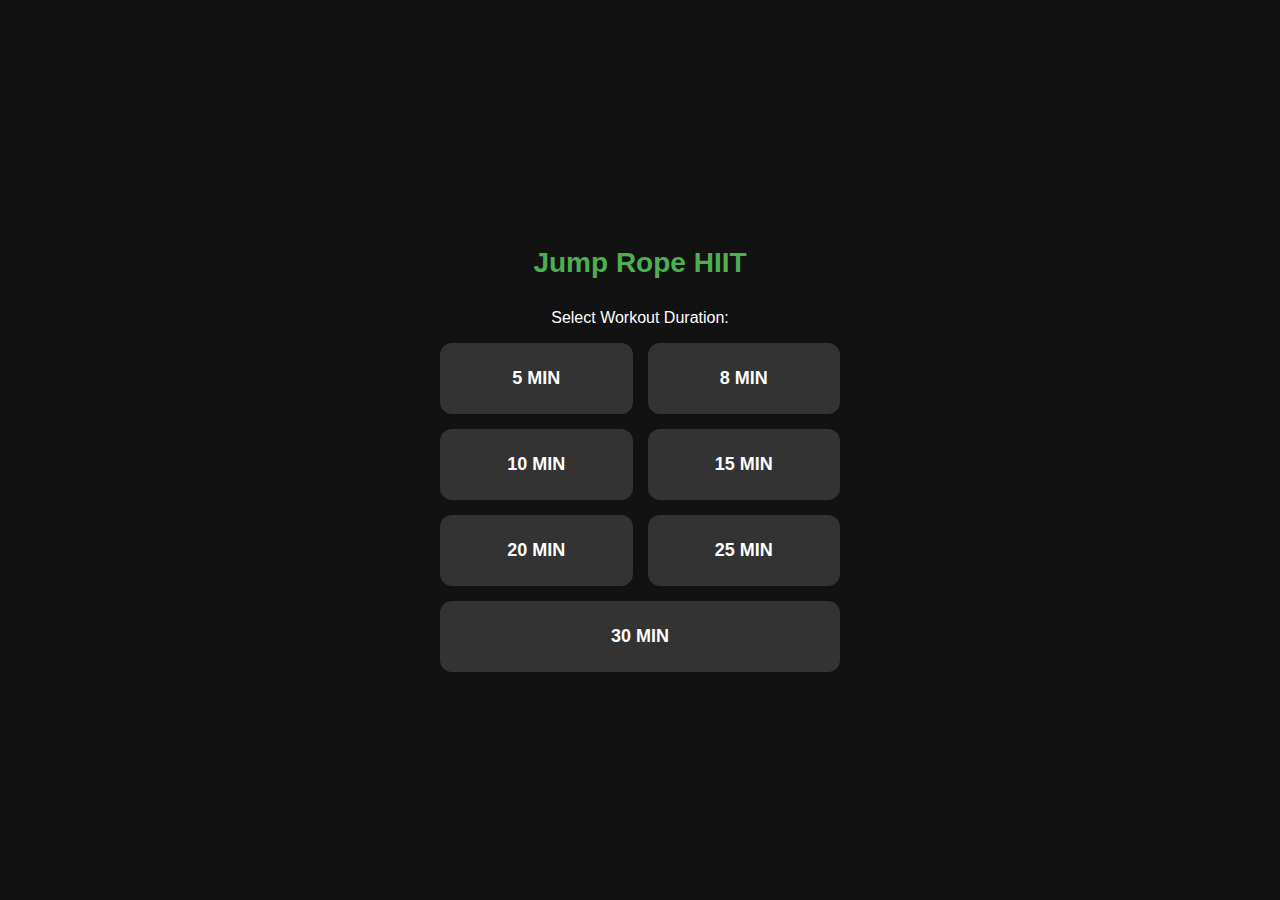
<file: index.html>
<!DOCTYPE html>
<html lang="en">
<head>
    <meta charset="UTF-8">
    <meta name="viewport" content="width=device-width, initial-scale=1.0">
    <title>Jump Rope Timer</title>
    <style>
        :root { --bg: #121212; --green: #4CAF50; --orange: #FF9800; --red: #f44336; --blue: #2196F3; }
        body { font-family: 'Segoe UI', sans-serif; background: var(--bg); color: white; margin: 0; display: flex; align-items: center; justify-content: center; height: 100vh; text-align: center; }
        .container { width: 90%; max-width: 400px; }
        
        h1 { font-size: 28px; margin-bottom: 30px; color: var(--green); }
        #timer { font-size: 100px; font-weight: bold; line-height: 1; margin: 10px 0; font-variant-numeric: tabular-nums; }
        #calories { font-size: 20px; color: #888; margin-bottom: 30px; }
        #status { font-size: 24px; font-weight: bold; letter-spacing: 2px; height: 40px; text-transform: uppercase; }

        .menu-grid { display: grid; grid-template-columns: 1fr 1fr; gap: 15px; }
        button { border: none; padding: 20px; font-size: 18px; font-weight: bold; border-radius: 12px; cursor: pointer; transition: 0.2s; }
        button:active { transform: scale(0.95); }
        
        .btn-start { background: var(--green); color: white; width: 100%; font-size: 24px; border-radius: 50px; }
        .btn-pause { background: var(--orange); color: white; width: 100%; }
        .btn-resume { background: var(--blue); color: white; flex: 1; }
        .btn-cancel { background: var(--red); color: white; flex: 1; }
        .btn-choice { background: #333; color: white; padding: 25px 10px; }
        
        .hidden { display: none; }
        .flex-row { display: flex; gap: 10px; width: 100%; }
    </style>
</head>
<body>

    <div class="container">
        <div id="screen-menu">
            <h1>Jump Rope HIIT</h1>
            <p>Select Workout Duration:</p>
            <div class="menu-grid">
                <button class="btn-choice" onclick="initTimer(5)">5 MIN</button>
                <button class="btn-choice" onclick="initTimer(8)">8 MIN</button>
                <button class="btn-choice" onclick="initTimer(10)">10 MIN</button>
                <button class="btn-choice" onclick="initTimer(15)">15 MIN</button>
                <button class="btn-choice" onclick="initTimer(20)">20 MIN</button>
                <button class="btn-choice" onclick="initTimer(25)">25 MIN</button>
                <button class="btn-choice" onclick="initTimer(30)" style="grid-column: span 2;">30 MIN</button>
            </div>
        </div>

        <div id="screen-timer" class="hidden">
            <div id="status">READY?</div>
            <div id="timer">300</div>
            <div id="calories">Calories: <span id="cal-count">0.0</span> kcal</div>

            <div id="ui-idle">
                <button class="btn-start" onclick="startTimer()">START</button>
            </div>

            <div id="ui-running" class="hidden">
                <button class="btn-pause" onclick="pauseTimer()">PAUSE</button>
            </div>

            <div id="ui-paused" class="hidden">
                <div class="flex-row">
                    <button class="btn-resume" onclick="startTimer()">RESUME</button>
                    <button class="btn-cancel" onclick="showMenu()">CANCEL</button>
                </div>
            </div>
        </div>
    </div>

    <script>
        let totalSeconds = 300;
        let timeLeft = 300;
        let calories = 0;
        let timerInterval = null;
        let beepInterval = null;
        const audioCtx = new (window.AudioContext || window.webkitAudioContext)();

        function playBeep(freq, duration, vol = 0.1) {
            const osc = audioCtx.createOscillator();
            const gain = audioCtx.createGain();
            osc.connect(gain);
            gain.connect(audioCtx.destination);
            osc.frequency.value = freq;
            gain.gain.setValueAtTime(vol, audioCtx.currentTime);
            gain.gain.exponentialRampToValueAtTime(0.0001, audioCtx.currentTime + duration);
            osc.start();
            osc.stop(audioCtx.currentTime + duration);
        }

        function initTimer(minutes) {
            totalSeconds = minutes * 60;
            timeLeft = totalSeconds;
            calories = 0;
            updateDisplay();
            document.getElementById('screen-menu').classList.add('hidden');
            document.getElementById('screen-timer').classList.remove('hidden');
            toggleUI('idle');
        }

        function showMenu() {
            resetLogic();
            document.getElementById('screen-menu').classList.remove('hidden');
            document.getElementById('screen-timer').classList.add('hidden');
        }

        function updateDisplay() {
            document.getElementById('timer').innerText = timeLeft;
            document.getElementById('cal-count').innerText = calories.toFixed(1);
            
            const elapsed = totalSeconds - timeLeft;
            const cyclePos = elapsed % 30;
            const isRest = cyclePos >= 20;
            const statusLabel = document.getElementById('status');
            
            if (timeLeft <= 0) {
                statusLabel.innerText = "FINISH!";
                statusLabel.style.color = "var(--green)";
            } else {
                statusLabel.innerText = isRest ? "REST" : "JUMP!";
                statusLabel.style.color = isRest ? "var(--orange)" : "var(--green)";
            }
        }

        function startTimer() {
            if (audioCtx.state === 'suspended') audioCtx.resume();
            toggleUI('running');
            
            timerInterval = setInterval(() => {
                if (timeLeft > 0) {
                    const elapsed = totalSeconds - timeLeft;
                    const isRest = (elapsed % 30) >= 20;
                    
                    // Calorie calculation: 0.25/sec jumping, 0.02/sec resting
                    calories += isRest ? 0.02 : 0.25;
                    
                    timeLeft--;
                    updateDisplay();
                    handleBeeps();
                } else {
                    finish();
                }
            }, 1000);
            handleBeeps();
        }

        function handleBeeps() {
            clearInterval(beepInterval);
            const elapsed = totalSeconds - timeLeft;
            const cyclePos = elapsed % 30;
            if (cyclePos < 20 && timeLeft > 0) {
                beepInterval = setInterval(() => playBeep(880, 0.1), 333);
            }
        }

        function pauseTimer() {
            clearInterval(timerInterval);
            clearInterval(beepInterval);
            toggleUI('paused');
        }

        function resetLogic() {
            clearInterval(timerInterval);
            clearInterval(beepInterval);
        }

        function finish() {
            resetLogic();
            playBeep(440, 2.0, 0.3); // Final special beep
            toggleUI('idle');
        }

        function toggleUI(state) {
            document.getElementById('ui-idle').classList.toggle('hidden', state !== 'idle');
            document.getElementById('ui-running').classList.toggle('hidden', state !== 'running');
            document.getElementById('ui-paused').classList.toggle('hidden', state !== 'paused');
        }
    </script>
</body>
</html>
</file>
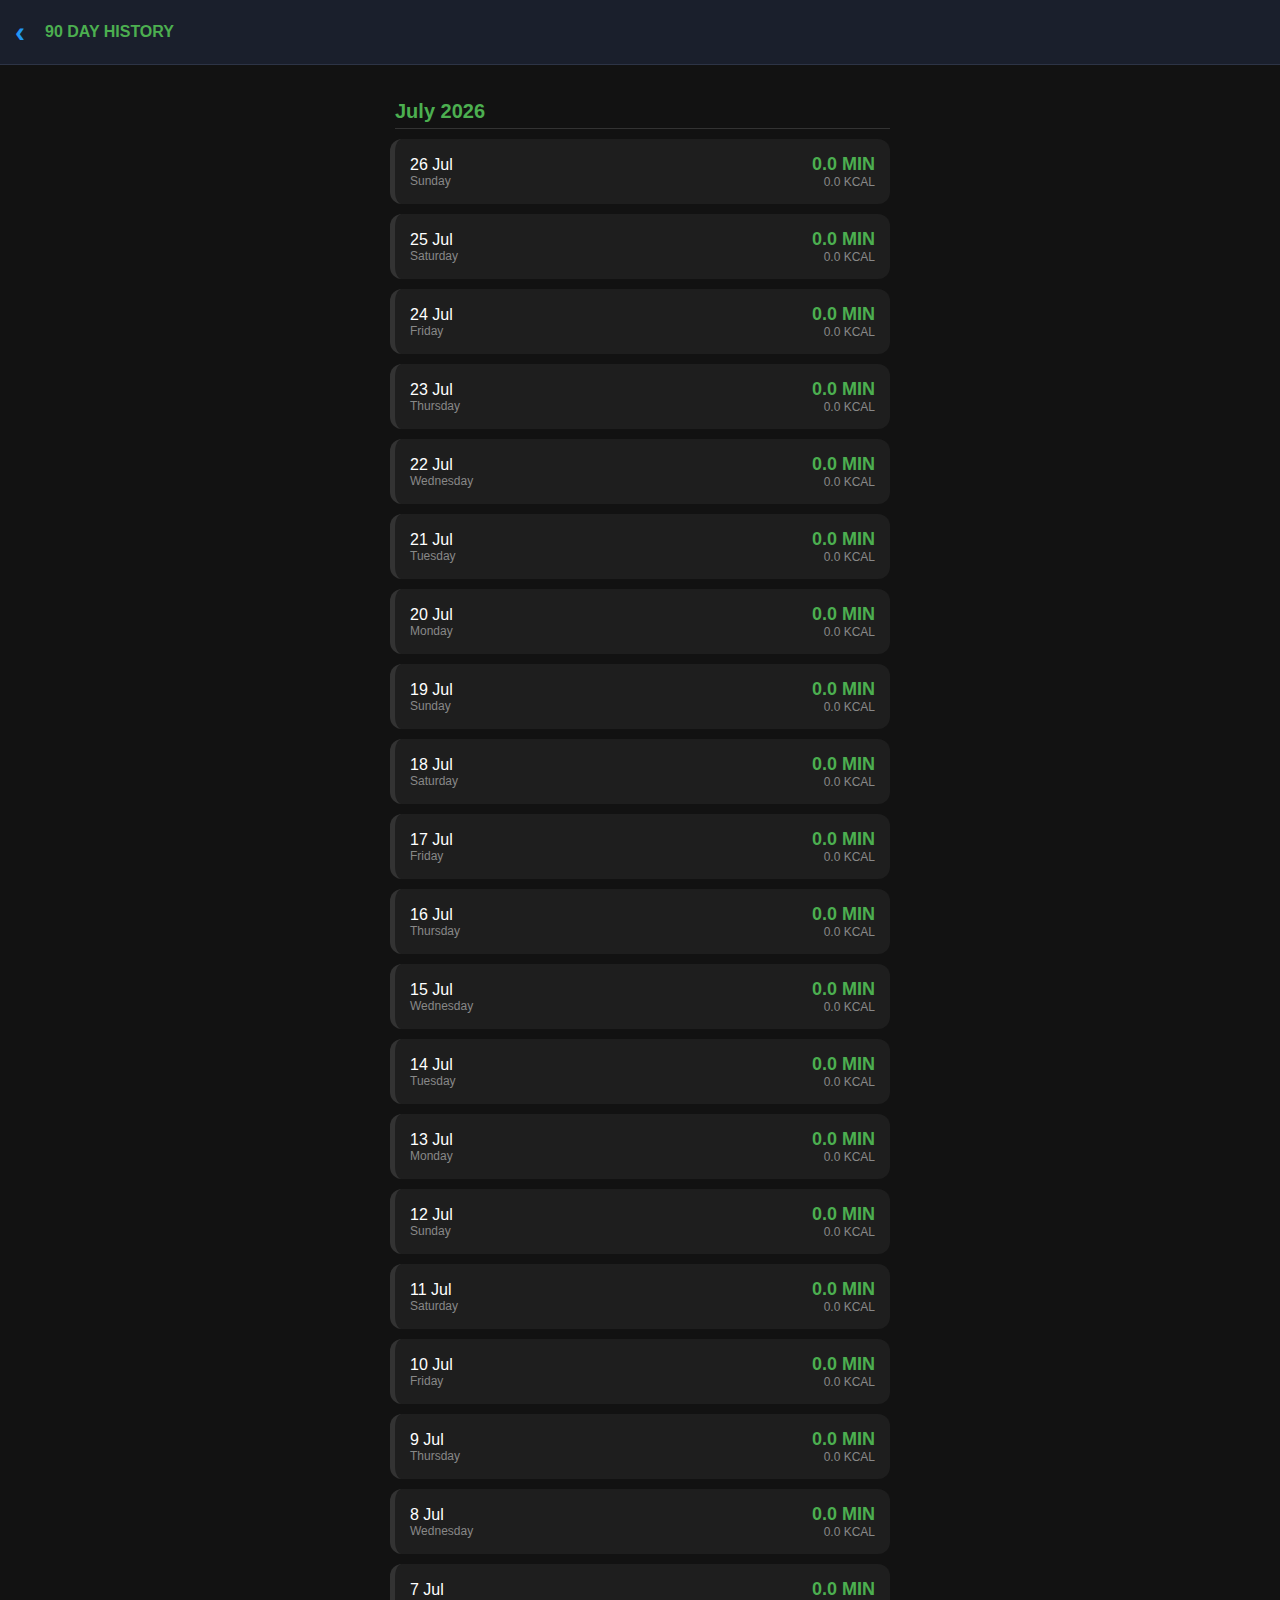
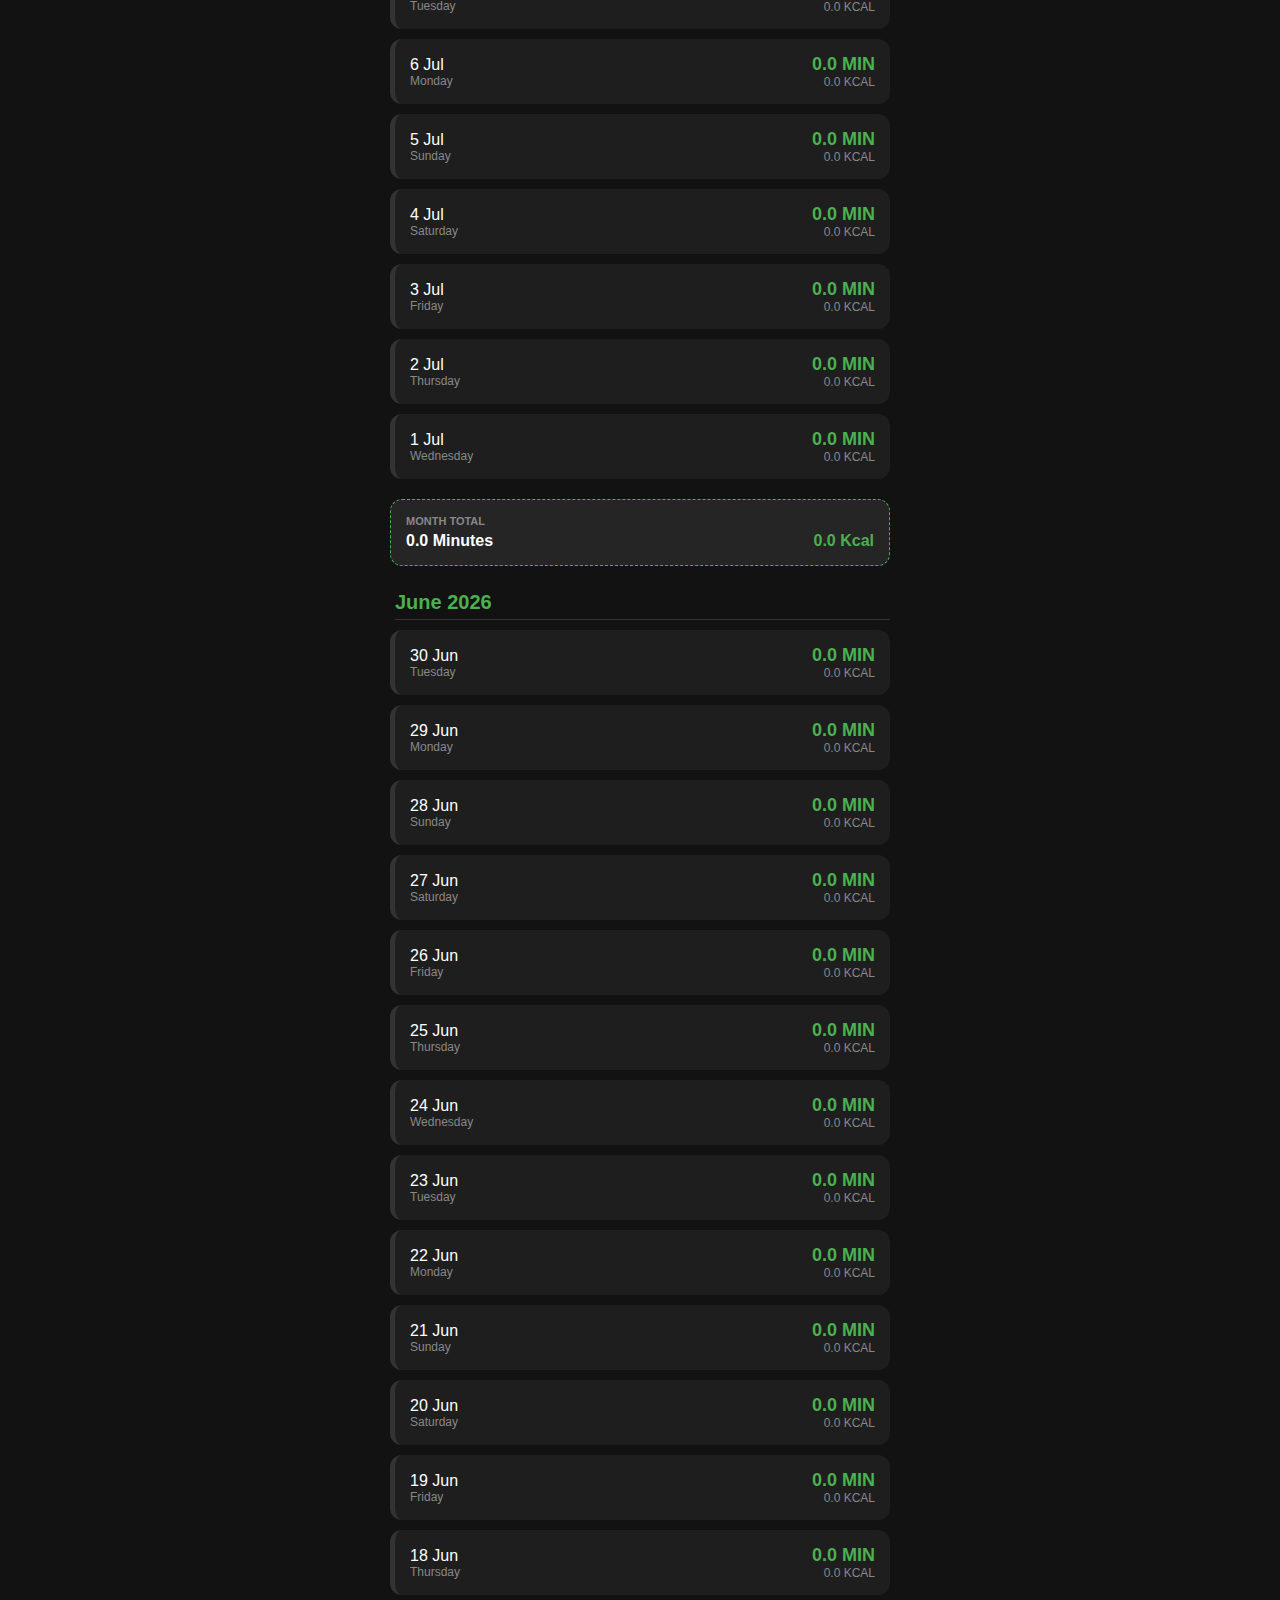
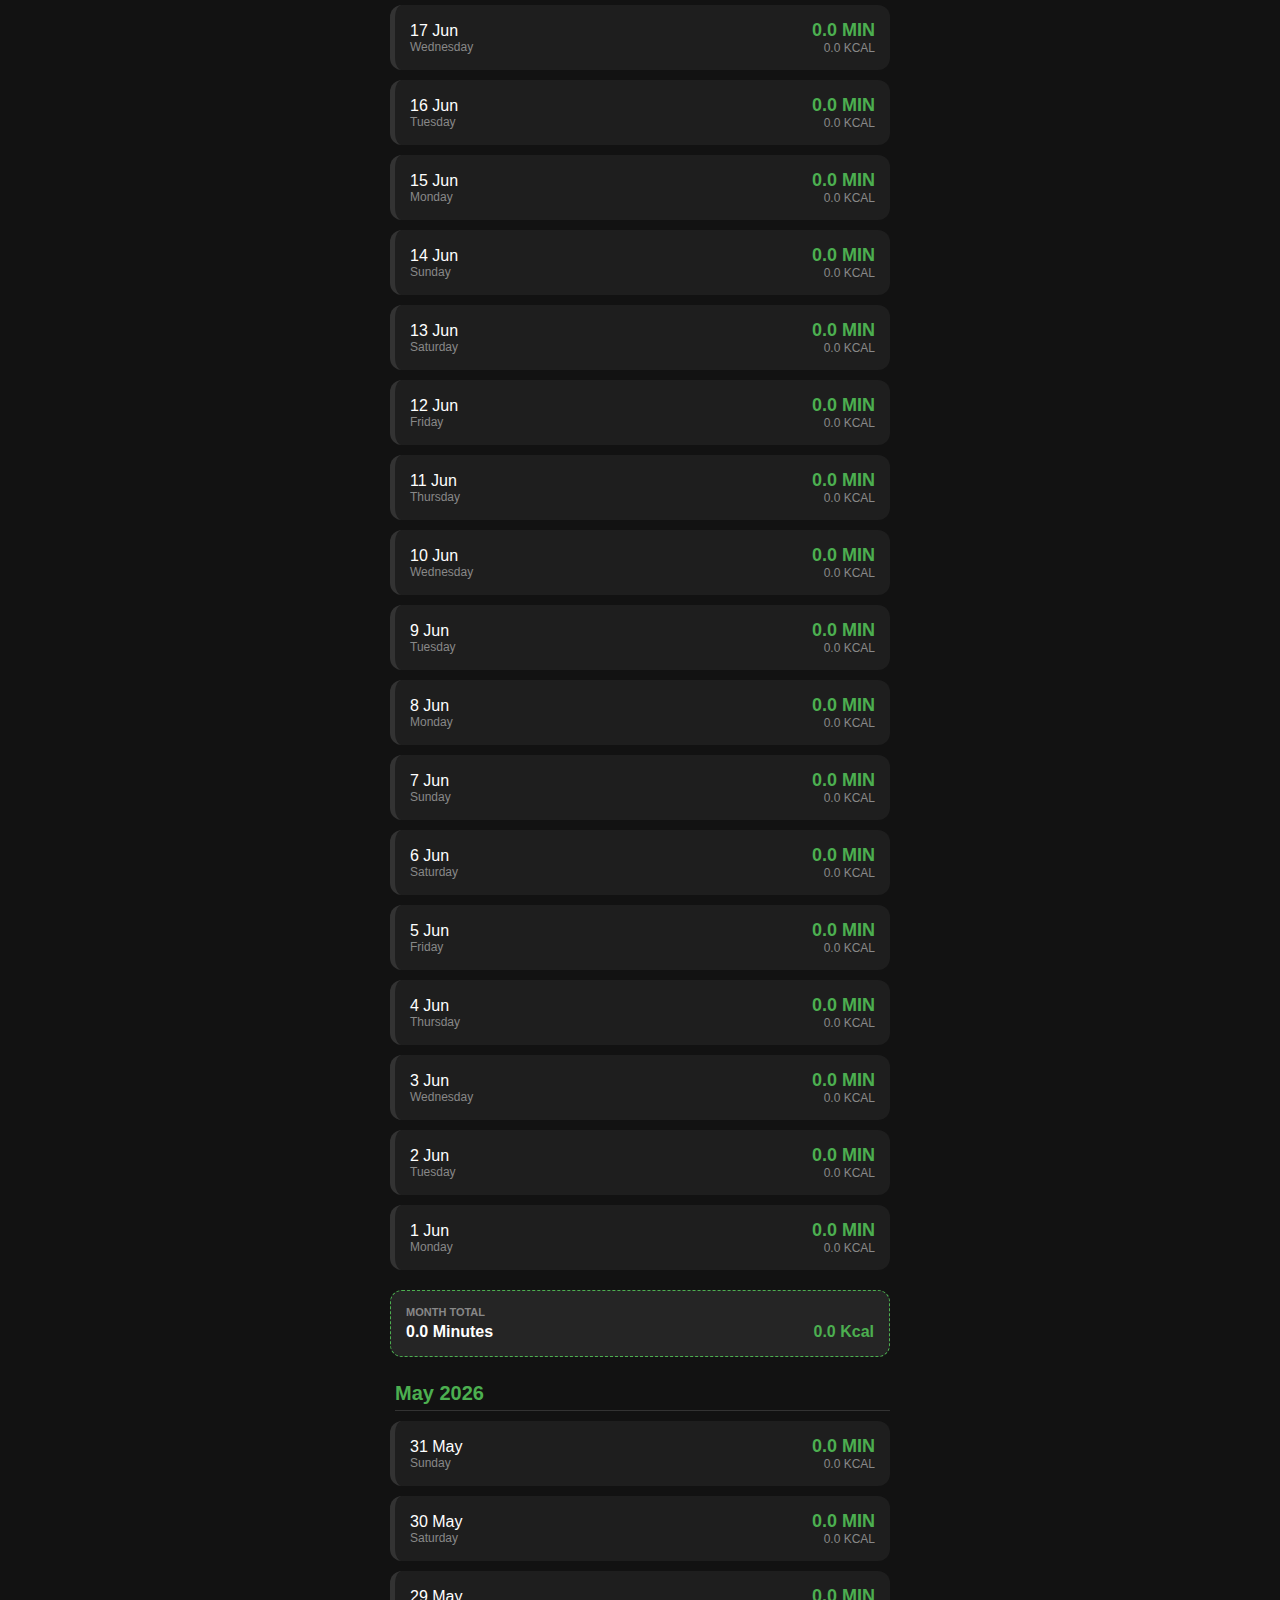
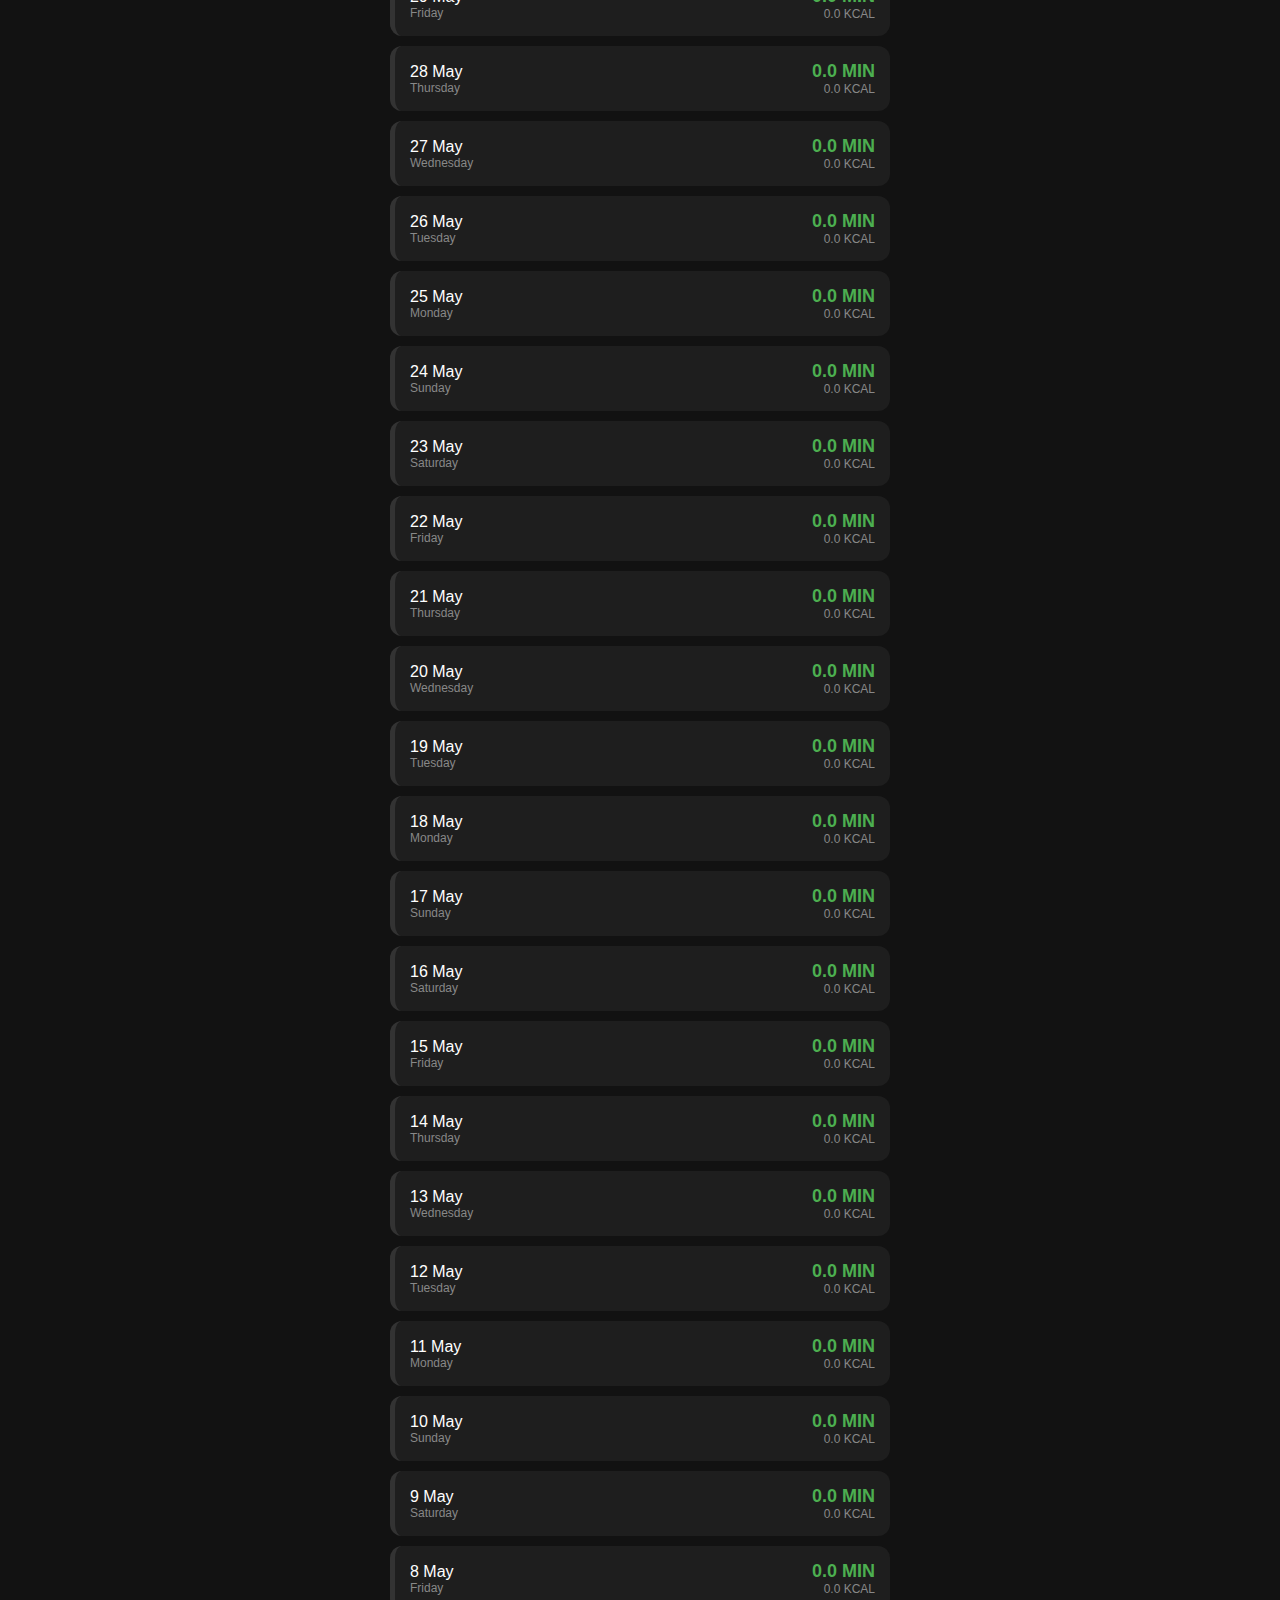
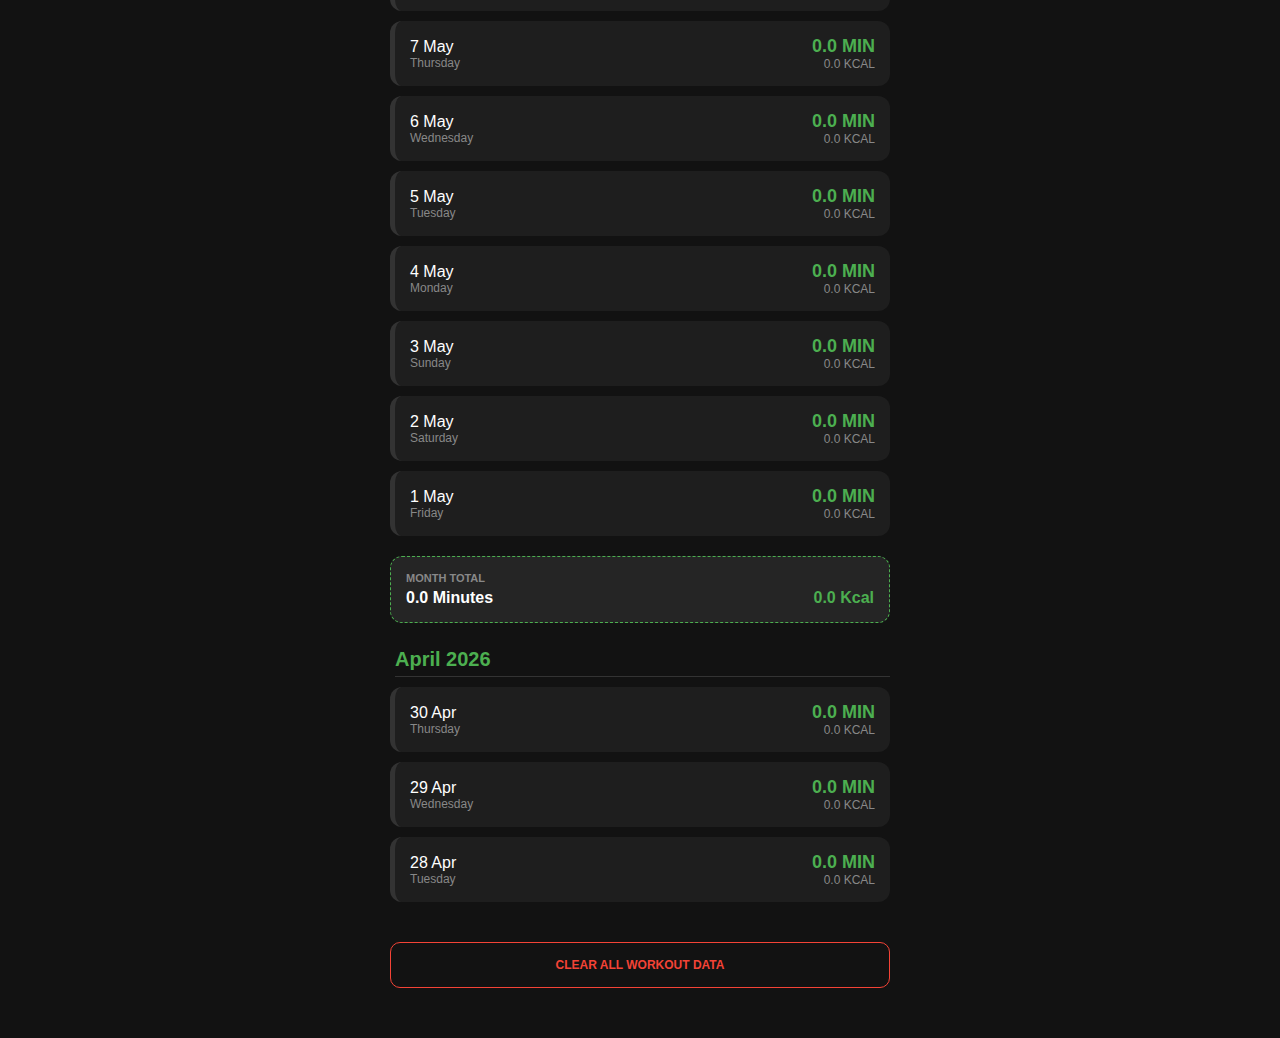
<file: history.html>
<!DOCTYPE html>
<html lang="en">
<head>
    <meta charset="UTF-8">
    <meta name="viewport" content="width=device-width, initial-scale=1.0, maximum-scale=1.0, user-scalable=no">
    <title>QuickBurn HIIT - 90 Day History</title>
    <style>
        :root {
            --bg: #121212; --card-bg: #1e1e1e; --green: #4CAF50; --red: #f44336; 
            --blue: #2196F3; --text: #ffffff; --text-dim: #888888; --header-bg: #1a1f2c; 
        }
        body {
            font-family: -apple-system, BlinkMacSystemFont, "Segoe UI", Roboto, sans-serif;
            background-color: var(--bg); color: var(--text); margin: 0; padding: 0;
        }
        .header {
            background: var(--header-bg); padding: 15px; display: flex; 
            align-items: center; border-bottom: 1px solid #2d3446; position: sticky; top: 0;
        }
        /* Changed to cursor:pointer for better mobile feedback */
        .back-btn { 
            font-size: 30px; 
            color: var(--blue); 
            text-decoration: none; 
            padding-right: 20px; 
            font-weight: bold; 
            cursor: pointer;
        }
        .content { padding: 10px; max-width: 500px; margin: 0 auto; padding-bottom: 50px; }
        .history-month-header { color: var(--green); font-size: 20px; font-weight: bold; margin: 25px 0 10px 5px; border-bottom: 1px solid #333; padding-bottom: 5px; }
        .history-day-card { background: var(--card-bg); margin-bottom: 10px; padding: 15px; border-radius: 12px; display: flex; justify-content: space-between; align-items: center; border-left: 5px solid #333; }
        .history-day-card.active { border-left-color: var(--green); }
        .stat-main { font-weight: bold; color: var(--green); font-size: 18px; text-align: right; }
        .month-summary { background: #252525; padding: 15px; border-radius: 12px; margin: 20px 0; border: 1px dashed var(--green); }
        label { display: block; font-size: 11px; color: var(--text-dim); text-transform: uppercase; font-weight: bold; margin-bottom: 5px;}
    </style>
</head>
<body>
    <div class="header">
        <span onclick="history.back()" class="back-btn">&lsaquo;</span>
        <div style="font-weight: bold; color: var(--green);">90 DAY HISTORY</div>
    </div>
    <div class="content" id="history-content"></div>

    <script>
        function getHistory() { return JSON.parse(localStorage.getItem('jumpRopeHistory') || '{}'); }

        function renderMonthSummary(container, secs, cals) {
            const sum = document.createElement('div'); sum.className = 'month-summary';
            sum.innerHTML = `<label>Month Total</label><div style="display:flex; justify-content: space-between; font-weight: bold;"><span>${(secs / 60).toFixed(1)} Minutes</span><span style="color:var(--green)">${cals.toFixed(1)} Kcal</span></div>`;
            container.appendChild(sum);
        }

        function initHistory() {
            const history = getHistory(); const content = document.getElementById('history-content');
            content.innerHTML = ''; const today = new Date();
            let currentMonth = -1, mSecs = 0, mCals = 0;

            for (let i = 0; i < 90; i++) {
                const date = new Date(); date.setDate(today.getDate() - i);
                const dateKey = date.toISOString().split('T')[0];
                const dayData = history[dateKey] || { seconds: 0, calories: 0 };
                if (date.getMonth() !== currentMonth) {
                    if (currentMonth !== -1) renderMonthSummary(content, mSecs, mCals);
                    currentMonth = date.getMonth(); mSecs = 0; mCals = 0;
                    const header = document.createElement('div'); header.className = 'history-month-header';
                    header.innerText = date.toLocaleString('default', { month: 'long' }) + " " + date.getFullYear();
                    content.appendChild(header);
                }
                mSecs += dayData.seconds; mCals += dayData.calories;
                const card = document.createElement('div');
                card.className = `history-day-card ${dayData.seconds > 0 ? 'active' : ''}`;
                card.innerHTML = `<div class="day-info"><div>${date.getDate()} ${date.toLocaleString('default', { month: 'short' })}</div><div style="font-size:12px; color:var(--text-dim)">${date.toLocaleDateString('en-US', { weekday: 'long' })}</div></div><div class="day-stats"><div class="stat-main">${(dayData.seconds / 60).toFixed(1)} MIN</div><div style="font-size:12px; color:var(--text-dim); text-align:right;">${dayData.calories.toFixed(1)} KCAL</div></div>`;
                content.appendChild(card);
            }

            const resetCont = document.createElement('div');
            resetCont.style.cssText = "margin-top:40px; text-align:center;";
            resetCont.innerHTML = `<button onclick="confirmReset()" style="background:transparent; color:var(--red); border:1px solid var(--red); width:100%; font-size:12px; padding:15px; border-radius:10px; font-weight:bold;">CLEAR ALL WORKOUT DATA</button>`;
            content.appendChild(resetCont);
        }

        function confirmReset() {
            if (prompt("To delete history, type 'SURE':") === "SURE") {
                localStorage.removeItem('jumpRopeHistory');
                location.reload();
            }
        }

        window.onload = initHistory;
    </script>
</body>
</html>
</file>
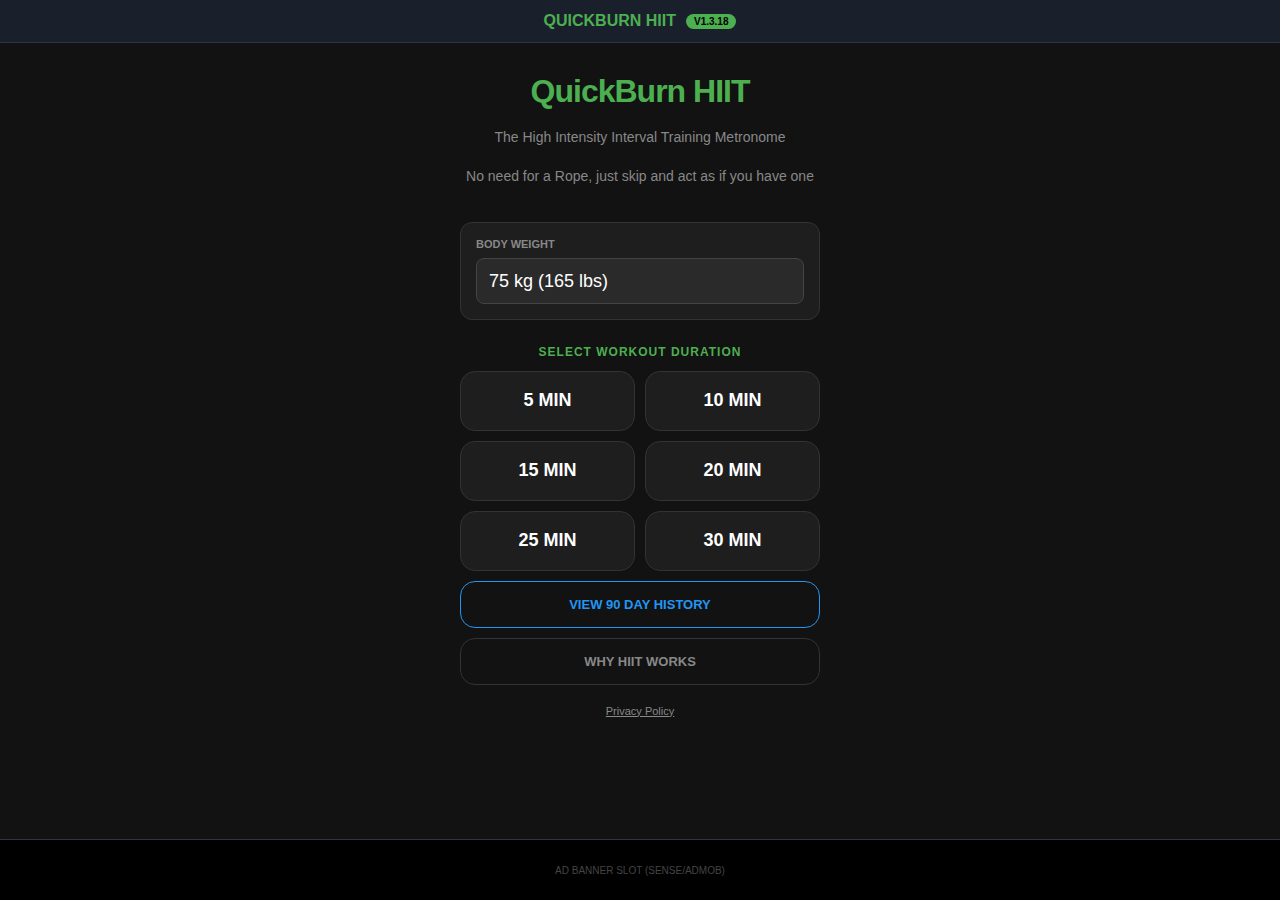
<file: main.html>
<!DOCTYPE html>
<html lang="en">
<head>
    <meta charset="UTF-8">
    <meta name="viewport" content="width=device-width, initial-scale=1.0, maximum-scale=1.0, user-scalable=no">
    <title>QuickBurn HIIT</title>
    
    <link rel="manifest" href="manifest.json">
    <link rel="apple-touch-icon" href="icon-512.png">
    <meta name="theme-color" content="#4CAF50">

    <style>
        :root {
            --bg: #121212; --card-bg: #1e1e1e; --green: #4CAF50; --orange: #FF9800;
            --red: #f44336; --blue: #2196F3; --text: #ffffff; --text-dim: #888888;
            --header-bg: #1a1f2c; 
        }

        body {
            font-family: -apple-system, BlinkMacSystemFont, "Segoe UI", Roboto, sans-serif;
            background-color: var(--bg); color: var(--text); margin: 0; padding: 0;
            display: flex; flex-direction: column; height: 100vh; overflow: hidden; 
            user-select: none; -webkit-tap-highlight-color: transparent;
        }

        /* --- NEW ANIMATION STYLES --- */
        #anim-container {
            position: absolute;
            top: 55%; left: 50%;
            transform: translate(-50%, -50%);
            width: 80%; max-width: 350px;
            height: auto;
            opacity: 0.15; /* Translucent Shadow effect */
            z-index: 0;
            pointer-events: none;
            display: none; /* Hidden by default */
        }
        #anim-frame { width: 100%; height: auto; }

        .app-version-header {
            background: var(--header-bg); padding: 12px; text-align: center;
            border-bottom: 1px solid #2d3446; display: flex; justify-content: center;
            align-items: center; gap: 10px; font-weight: bold; color: var(--green);
            z-index: 100; flex-shrink: 0;
        }
        .version-pill { background: var(--green); color: #000; padding: 2px 8px; border-radius: 12px; font-size: 10px; text-transform: uppercase; }

        .container { flex: 1; width: 100%; max-width: 400px; margin: 0 auto; position: relative; overflow: hidden; }
        .screen { position: absolute; top: 0; left: 0; right: 0; bottom: 0; display: flex; flex-direction: column; overflow-y: auto; -webkit-overflow-scrolling: touch; z-index: 1; }

        #screen-menu { padding: 20px; text-align: center; }
        #screen-timer { justify-content: center; align-items: center; padding: 20px; }

        h1 { font-size: 32px; margin: 10px 0 5px 0; color: var(--green); letter-spacing: -1px; }
        .subtitle { font-size: 14px; color: var(--text-dim); margin-bottom: 8px; }
        
        .efficiency-badge {
            background: rgba(76, 175, 80, 0.1); color: var(--green); padding: 8px 15px;
            border-radius: 20px; font-size: 11px; display: inline-block; margin-bottom: 20px;
            font-weight: bold; border: 1px solid rgba(76, 175, 80, 0.3); text-transform: uppercase; cursor: pointer;
        }

        .rope-notice { margin-bottom: 35px; line-height: 1.4; }

        .instruction-label { 
            display: block; font-size: 12px; color: var(--green); font-weight: bold; 
            text-transform: uppercase; margin-bottom: 12px; letter-spacing: 1px;
        }

        #timer { font-size: 110px; font-weight: 800; line-height: 1; margin: 10px 0; font-variant-numeric: tabular-nums; z-index: 2; }
        #calories { font-size: 18px; color: var(--text-dim); margin-bottom: 30px; z-index: 2; }
        
        @keyframes pulseText {
            0% { transform: scale(1); opacity: 1; }
            50% { transform: scale(1.1); opacity: 0.8; }
            100% { transform: scale(1); opacity: 1; }
        }
        .pulsating { animation: pulseText 1s infinite ease-in-out; }

        #status { font-size: 28px; font-weight: bold; letter-spacing: 3px; height: 35px; text-transform: uppercase; z-index: 2; }

        .weight-container { margin-bottom: 25px; text-align: left; background: var(--card-bg); padding: 15px; border-radius: 12px; border: 1px solid #333; }
        label { display: block; font-size: 11px; color: var(--text-dim); margin-bottom: 8px; text-transform: uppercase; font-weight: bold; }
        select { background: #2a2a2a; color: white; border: 1px solid #444; font-size: 18px; width: 100%; padding: 12px; border-radius: 8px; outline: none; appearance: none; }

        .menu-grid { display: grid; grid-template-columns: 1fr 1fr; gap: 10px; }
        button { border: none; padding: 15px; font-size: 18px; font-weight: bold; border-radius: 15px; cursor: pointer; transition: transform 0.1s; }
        
        .btn-choice { background: var(--card-bg); color: white; border: 1px solid #333; height: 60px; }
        .btn-start, .btn-pause { background: var(--green); color: white; width: 90%; font-size: 22px; border-radius: 50px; height: 75px; }
        .btn-pause { background: var(--orange); }
        .btn-secondary { background: transparent; color: var(--blue); border: 1px solid var(--blue); width: 100%; margin-top: 10px; font-size: 13px; padding: 15px; border-radius: 15px; }

        .hidden { display: none !important; }
        .flex-row { display: flex; gap: 15px; width: 90%; }
        #ui-idle, #ui-running, #ui-paused, #ui-finished { width: 100%; display: flex; justify-content: center; }

        .ad-banner { flex-shrink: 0; width: 100%; height: 60px; background: #000; color: #444; display: flex; align-items: center; justify-content: center; font-size: 10px; border-top: 1px solid #2d3446; z-index: 1000; }
    </style>
</head>
<body>

    <div class="app-version-header">
        <span id="app-name-header"></span> <span class="version-pill" id="version-display"></span>
    </div>

    <div class="container">
        <div id="anim-container">
            <img id="anim-frame" src="Anims/Anim_001.png" alt="skipping-man">
        </div>

        <div id="screen-menu" class="screen">
            <h1 id="menu-name"></h1>
            <p class="subtitle">The High Intensity Interval Training Metronome</p>
            <p class="subtitle rope-notice">No need for a Rope, just skip and act as if you have one</p>
            
            <div class="weight-container">
                <label>BODY WEIGHT</label>
                <select id="weight-select" onchange="saveWeight()"></select>
            </div>

            <span class="instruction-label">Select Workout Duration</span>
            <div class="menu-grid">
                <button class="btn-choice" onclick="quickStart(5)">5 MIN</button>
                <button class="btn-choice" onclick="quickStart(10)">10 MIN</button>
                <button class="btn-choice" onclick="quickStart(15)">15 MIN</button>
                <button class="btn-choice" onclick="quickStart(20)">20 MIN</button>
                <button class="btn-choice" onclick="quickStart(25)">25 MIN</button>
                <button class="btn-choice" onclick="quickStart(30)">30 MIN</button>
            </div>
            
            <button class="btn-secondary" onclick="window.location.href='history.html'">VIEW 90 DAY HISTORY</button>
            <button class="btn-secondary" style="color:var(--text-dim); border-color:#333;" onclick="window.location.href='science.html'">WHY HIIT WORKS</button>
            <a href="privacy.html" style="font-size: 11px; color: var(--text-dim); text-decoration: underline; margin-top: 20px; display: block;">Privacy Policy</a>
        </div>

        <div id="screen-timer" class="screen hidden">
            <div id="status">GET READY</div>
            <div id="timer">300</div>
            <div id="calories">KCAL BURNT: <span id="cal-count">0.0</span></div>
            
            <div id="ui-idle"><button class="btn-start" onclick="startTimer()">START JUMPING</button></div>
            <div id="ui-running" class="hidden"><button id="btn-pause-main" class="btn-pause" onclick="pauseTimer()">PAUSE</button></div>
            <div id="ui-paused" class="hidden">
                <div class="flex-row">
                    <button style="background:var(--blue); color:white; flex:1; height:75px; border-radius:50px;" onclick="startTimer()">RESUME</button>
                    <button style="background:var(--red); color:white; flex:1; height:75px; border-radius:50px;" onclick="skipToEnd()">CANCEL</button>
                </div>
            </div>
            <div id="ui-finished" class="hidden"><button class="btn-start" style="background:#444" onclick="showMenu()">EXIT</button></div>
        </div>
    </div>

    <div class="ad-banner" id="ad-banner-slot">AD BANNER SLOT (SENSE/ADMOB)</div>

    <script>
        // --- EASY CONFIGURATION ---
        const appName = "QuickBurn HIIT";
        const appVersion = "v1.3.18";

        // Global Update Logic
        document.getElementById('app-name-header').innerText = appName.toUpperCase();
        document.getElementById('version-display').innerText = appVersion;
        document.getElementById('menu-name').innerText = appName;
        document.title = `${appName} ${appVersion}`;

        let totalSeconds = 300, timeLeft = 300, calories = 0, timerInterval = null, audioCtx = null, wakeLock = null, isRunning = false, isPaused = false;

        /* --- ANIMATION LOGIC --- */
        let animInterval = null;
        let currentFrame = 1;
        const totalFrames = 8;
        const frames = [];

        // Preload Images
        for (let i = 1; i <= totalFrames; i++) {
            const img = new Image();
            img.src = `Anims/Anim_00${i}.png`;
            frames.push(img.src);
        }

        function startAnimation() {
            document.getElementById('anim-container').style.display = 'block';
            if (animInterval) return;
            animInterval = setInterval(() => {
                currentFrame = (currentFrame % totalFrames) + 1;
                document.getElementById('anim-frame').src = `Anims/Anim_00${currentFrame}.png`;
            }, 100); // 0.1 second per frame
        }

        function stopAnimation(hide = false) {
            clearInterval(animInterval);
            animInterval = null;
            if (hide) document.getElementById('anim-container').style.display = 'none';
        }

        async function requestWakeLock() {
            if ('wakeLock' in navigator) {
                try { wakeLock = await navigator.wakeLock.request('screen'); } catch (err) { console.error(`${err.name}, ${err.message}`); }
            }
        }

        function releaseWakeLock() { if (wakeLock !== null) { wakeLock.release(); wakeLock = null; } }

        document.addEventListener('visibilitychange', async () => {
            if (wakeLock !== null && document.visibilityState === 'visible') { await requestWakeLock(); }
        });

        const weightSelect = document.getElementById('weight-select');
        for (let i = 45; i <= 150; i++) {
            let opt = document.createElement('option'); opt.value = i;
            opt.innerHTML = i + ' kg (' + Math.round(i * 2.204) + ' lbs)';
            weightSelect.appendChild(opt);
        }
        weightSelect.value = localStorage.getItem('userWeight') || 75;
        function saveWeight() { localStorage.setItem('userWeight', weightSelect.value); }

        function playSound(freq, duration, vol, type = 'sine') {
            if (!audioCtx) audioCtx = new (window.AudioContext || window.webkitAudioContext)();
            if (audioCtx.state === 'suspended') audioCtx.resume();
            const osc = audioCtx.createOscillator(); const gain = audioCtx.createGain();
            osc.type = type; osc.frequency.setValueAtTime(freq, audioCtx.currentTime);
            gain.gain.setValueAtTime(0, audioCtx.currentTime);
            gain.gain.linearRampToValueAtTime(vol, audioCtx.currentTime + 0.01);
            gain.gain.exponentialRampToValueAtTime(0.0001, audioCtx.currentTime + duration);
            osc.connect(gain); gain.connect(audioCtx.destination);
            osc.start(); osc.stop(audioCtx.currentTime + duration);
        }

        function getHistory() { return JSON.parse(localStorage.getItem('jumpRopeHistory') || '{}'); }
        function saveProgress(secs, kcals) {
            const history = getHistory(); const today = new Date().toISOString().split('T')[0];
            if (!history[today]) history[today] = { seconds: 0, calories: 0 };
            history[today].seconds += secs; history[today].calories += kcals;
            localStorage.setItem('jumpRopeHistory', JSON.stringify(history));
        }

        function quickStart(mins) {
            saveWeight(); totalSeconds = mins * 60; timeLeft = totalSeconds; calories = 0; isRunning = false; isPaused = false;
            document.getElementById('btn-pause-main').classList.remove('hidden');
            updateDisplay(); switchScreen('screen-timer'); toggleUI('idle');
            const statusLabel = document.getElementById('status');
            statusLabel.innerText = "GET READY";
            statusLabel.style.color = "var(--text)";
            statusLabel.classList.remove('pulsating');
            stopAnimation(true);
        }

        function switchScreen(id) {
            document.querySelectorAll('.screen').forEach(s => s.classList.add('hidden'));
            document.getElementById(id).classList.remove('hidden');
        }

        function showMenu() { 
            clearInterval(timerInterval); 
            stopAnimation(true);
            releaseWakeLock(); 
            switchScreen('screen-menu'); 
        }
        
        function skipToEnd() { 
            clearInterval(timerInterval); 
            timeLeft = 0; 
            finishWorkout(); 
        }

        function updateDisplay() {
            document.getElementById('timer').innerText = timeLeft;
            document.getElementById('cal-count').innerText = calories.toFixed(1);
            const statusLabel = document.getElementById('status');
            
            if (timeLeft <= 3) { document.getElementById('btn-pause-main').classList.add('hidden'); }

            if (!isRunning) return;
            if (isPaused) {
                statusLabel.innerText = "PAUSED";
                statusLabel.style.color = "var(--blue)";
                statusLabel.classList.remove('pulsating');
                stopAnimation();
                return;
            }

            const cyclePos = (totalSeconds - timeLeft) % 30;
            if (timeLeft <= 0) { 
                statusLabel.innerText = "DONE!"; 
                statusLabel.style.color = "var(--green)";
                statusLabel.classList.remove('pulsating');
                stopAnimation(true);
            } else { 
                if (cyclePos >= 20) {
                    statusLabel.innerText = "REST";
                    statusLabel.style.color = "var(--orange)";
                    statusLabel.classList.remove('pulsating');
                    stopAnimation(true); // Stop man during rest
                } else {
                    statusLabel.innerText = "JUMP!";
                    statusLabel.style.color = "var(--green)";
                    statusLabel.classList.add('pulsating');
                    startAnimation(); // Run man during jump
                }
            }
        }

        function finishWorkout() {
            isRunning = false;
            stopAnimation(true);
            releaseWakeLock(); 
            playSound(220, 3.0, 0.3); 
            updateDisplay(); 
            toggleUI('finished');
        }

        function startTimer() {
            isRunning = true; isPaused = false;
            if (!audioCtx) audioCtx = new (window.AudioContext || window.webkitAudioContext)();
            requestWakeLock();
            toggleUI('running');
            updateDisplay(); 
            
            timerInterval = setInterval(() => {
                if (timeLeft > 0) {
                    const elapsed = totalSeconds - timeLeft; const cyclePos = elapsed % 30;
                    if (cyclePos < 19) playSound(440, 0.4, 0.15);
                    else if (cyclePos === 19) { 
                        playSound(660, 0.1, 0.2); setTimeout(() => playSound(660, 0.1, 0.2), 250); setTimeout(() => playSound(660, 0.1, 0.2), 500); 
                    } else if (cyclePos === 29) { 
                        playSound(880, 0.15, 0.25); setTimeout(() => playSound(880, 0.15, 0.25), 200); 
                    }
                    const cStep = ((cyclePos >= 20 ? 1.2 : 12.3) * 3.5 * parseFloat(weightSelect.value)) / (200 * 60);
                    calories += cStep; saveProgress(1, cStep); timeLeft--; updateDisplay();
                    if (timeLeft === 0) { clearInterval(timerInterval); finishWorkout(); }
                }
            }, 1000);
        }

        function pauseTimer() { clearInterval(timerInterval); releaseWakeLock(); isPaused = true; toggleUI('paused'); updateDisplay(); }

        function toggleUI(state) {
            document.getElementById('ui-idle').classList.toggle('hidden', state !== 'idle');
            document.getElementById('ui-running').classList.toggle('hidden', state !== 'running');
            document.getElementById('ui-paused').classList.toggle('hidden', state !== 'paused');
            document.getElementById('ui-finished').classList.toggle('hidden', state !== 'finished');
        }
    </script>
</body>
</html>
</file>
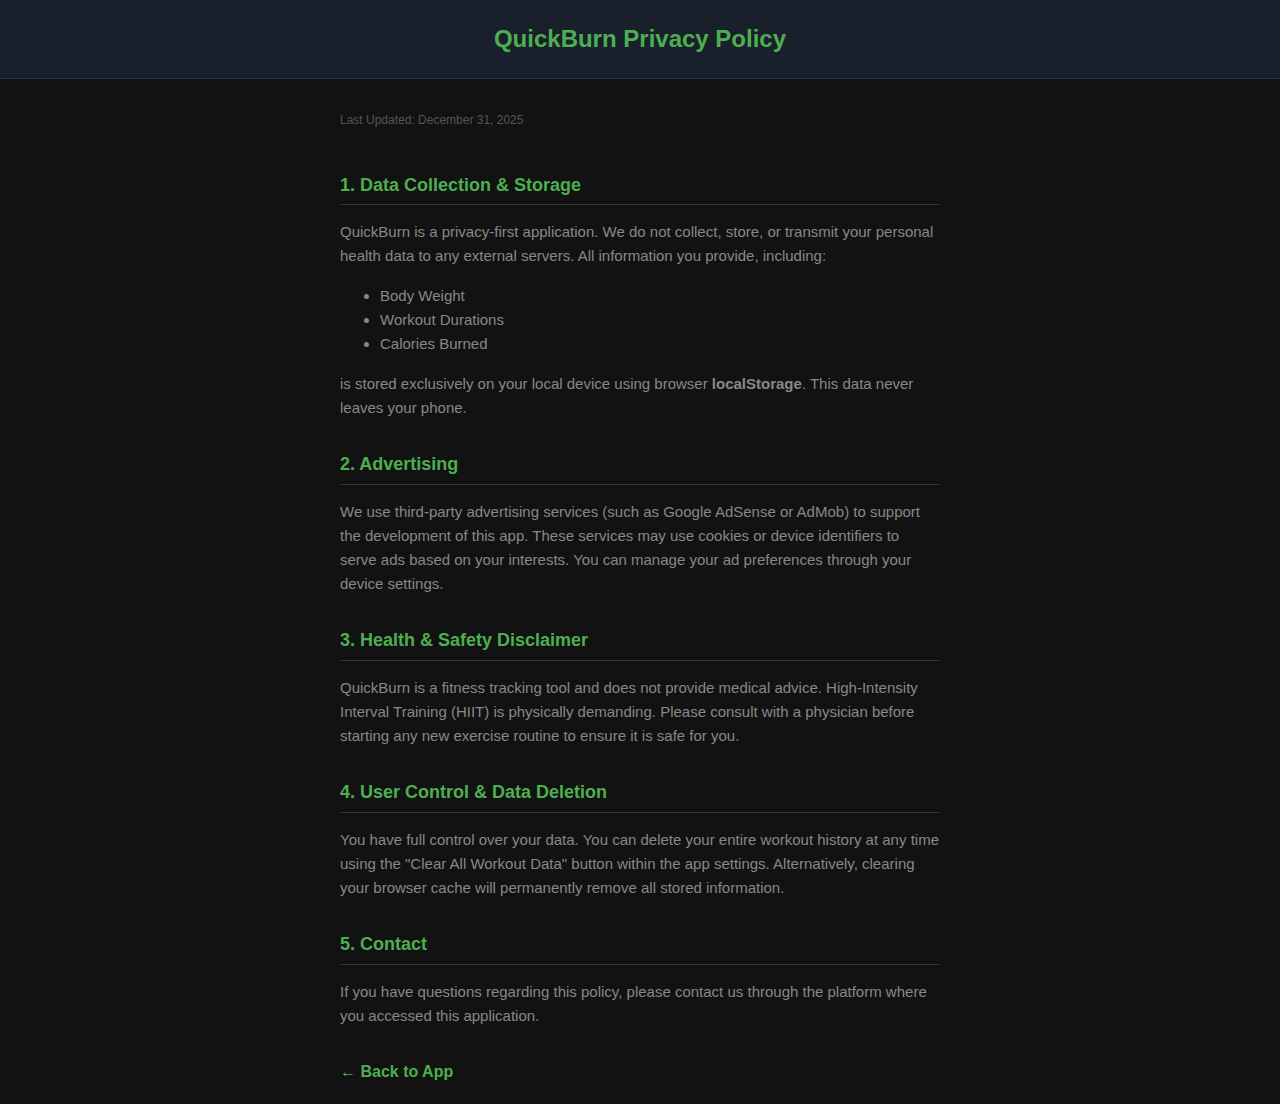
<file: privacy.html>
<!DOCTYPE html>
<html lang="en">
<head>
    <meta charset="UTF-8">
    <meta name="viewport" content="width=device-width, initial-scale=1.0">
    <title>Privacy Policy - QuickBurn HIIT</title>
    <style>
        :root {
            --bg: #121212;
            --card-bg: #1e1e1e;
            --green: #4CAF50;
            --text: #ffffff;
            --text-dim: #888888;
            --header-bg: #1a1f2c; 
        }

        body {
            font-family: -apple-system, BlinkMacSystemFont, "Segoe UI", Roboto, sans-serif;
            background-color: var(--bg);
            color: var(--text);
            line-height: 1.6;
            margin: 0;
            padding: 0;
        }

        .header {
            background: var(--header-bg);
            padding: 20px;
            text-align: center;
            border-bottom: 1px solid #2d3446;
            position: sticky;
            top: 0;
        }

        .container {
            max-width: 600px;
            margin: 0 auto;
            padding: 20px;
        }

        h1 { color: var(--green); margin: 0; font-size: 24px; }
        h2 { color: var(--green); font-size: 18px; margin-top: 30px; border-bottom: 1px solid #333; padding-bottom: 5px; }
        
        p, li { color: var(--text-dim); font-size: 15px; }
        
        .back-link {
            display: inline-block;
            margin-top: 20px;
            color: var(--green);
            text-decoration: none;
            font-weight: bold;
            cursor: pointer; /* Makes it clear it's tappable */
            background: none;
            border: none;
            padding: 0;
            font-family: inherit;
            font-size: 16px;
        }

        .last-updated {
            font-size: 12px;
            color: #555;
            margin-bottom: 40px;
        }
    </style>
</head>
<body>

    <div class="header">
        <h1>QuickBurn Privacy Policy</h1>
    </div>

    <div class="container">
        <p class="last-updated">Last Updated: December 31, 2025</p>

        <h2>1. Data Collection & Storage</h2>
        <p>QuickBurn is a privacy-first application. We do not collect, store, or transmit your personal health data to any external servers. All information you provide, including:</p>
        <ul>
            <li>Body Weight</li>
            <li>Workout Durations</li>
            <li>Calories Burned</li>
        </ul>
        <p>is stored exclusively on your local device using browser <strong>localStorage</strong>. This data never leaves your phone.</p>

        <h2>2. Advertising</h2>
        <p>We use third-party advertising services (such as Google AdSense or AdMob) to support the development of this app. These services may use cookies or device identifiers to serve ads based on your interests. You can manage your ad preferences through your device settings.</p>

        <h2>3. Health & Safety Disclaimer</h2>
        <p>QuickBurn is a fitness tracking tool and does not provide medical advice. High-Intensity Interval Training (HIIT) is physically demanding. Please consult with a physician before starting any new exercise routine to ensure it is safe for you.</p>

        <h2>4. User Control & Data Deletion</h2>
        <p>You have full control over your data. You can delete your entire workout history at any time using the "Clear All Workout Data" button within the app settings. Alternatively, clearing your browser cache will permanently remove all stored information.</p>

        <h2>5. Contact</h2>
        <p>If you have questions regarding this policy, please contact us through the platform where you accessed this application.</p>

        <button onclick="history.back()" class="back-link">← Back to App</button>
    </div>

</body>
</html>
</file>
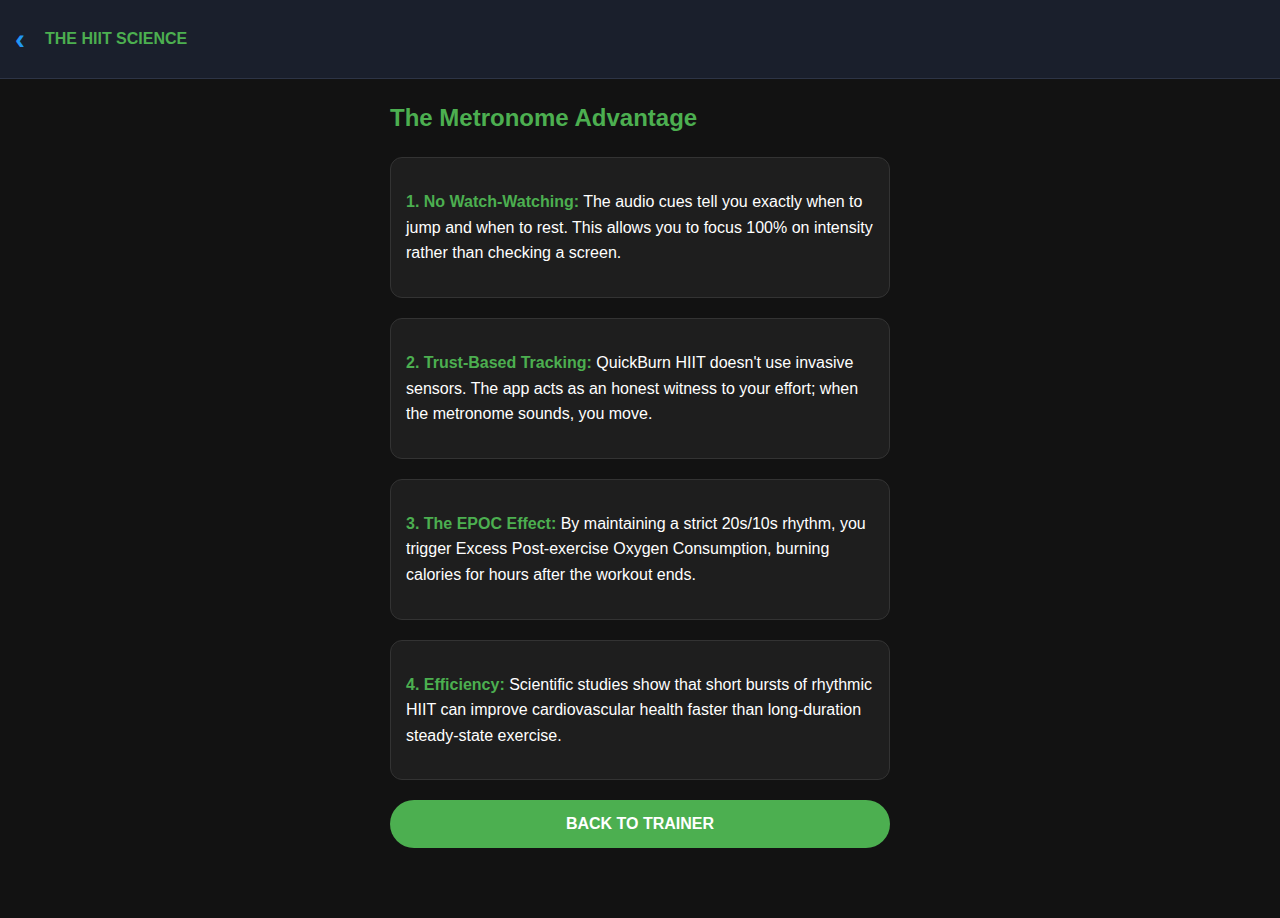
<file: science.html>
<!DOCTYPE html>
<html lang="en">
<head>
    <meta charset="UTF-8">
    <meta name="viewport" content="width=device-width, initial-scale=1.0, maximum-scale=1.0, user-scalable=no">
    <title>The Science of QuickBurn HIIT</title>
    <style>
        :root {
            --bg: #121212;
            --green: #4CAF50;
            --blue: #2196F3;
            --text: #ffffff;
            --header-bg: #1a1f2c; 
        }
        body {
            font-family: -apple-system, BlinkMacSystemFont, "Segoe UI", Roboto, sans-serif;
            background-color: var(--bg);
            color: var(--text);
            margin: 0; padding: 0;
            line-height: 1.6;
        }
        .header {
            background: var(--header-bg);
            padding: 15px;
            display: flex;
            align-items: center;
            border-bottom: 1px solid #2d3446;
            position: sticky; top: 0;
        }
        .back-btn {
            font-size: 30px;
            color: var(--blue);
            cursor: pointer;
            padding-right: 20px;
            font-weight: bold;
            display: inline-block;
        }
        .content { padding: 20px; max-width: 500px; margin: 0 auto; }
        h2 { color: var(--green); margin-top: 0; }
        b { color: var(--green); }
        .card {
            background: #1e1e1e;
            padding: 15px;
            border-radius: 12px;
            margin-bottom: 20px;
            border: 1px solid #333;
        }
    </style>
</head>
<body>

    <div class="header">
        <span onclick="history.back()" class="back-btn">&lsaquo;</span>
        <div style="font-weight: bold; color: var(--green);">THE HIIT SCIENCE</div>
    </div>

    <div class="content">
        <h2>The Metronome Advantage</h2>
        
        <div class="card">
            <p><b>1. No Watch-Watching:</b> The audio cues tell you exactly when to jump and when to rest. This allows you to focus 100% on intensity rather than checking a screen.</p>
        </div>

        <div class="card">
            <p><b>2. Trust-Based Tracking:</b> QuickBurn HIIT doesn't use invasive sensors. The app acts as an honest witness to your effort; when the metronome sounds, you move.</p>
        </div>

        <div class="card">
            <p><b>3. The EPOC Effect:</b> By maintaining a strict 20s/10s rhythm, you trigger Excess Post-exercise Oxygen Consumption, burning calories for hours after the workout ends.</p>
        </div>

        <div class="card">
            <p><b>4. Efficiency:</b> Scientific studies show that short bursts of rhythmic HIIT can improve cardiovascular health faster than long-duration steady-state exercise.</p>
        </div>

        <button onclick="history.back()" style="width:100%; background:var(--green); border:none; color:white; padding:15px; border-radius:50px; font-weight:bold; font-size:16px; cursor:pointer;">BACK TO TRAINER</button>
        
        <div style="height: 50px;"></div>
    </div>

</body>
</html>
</file>
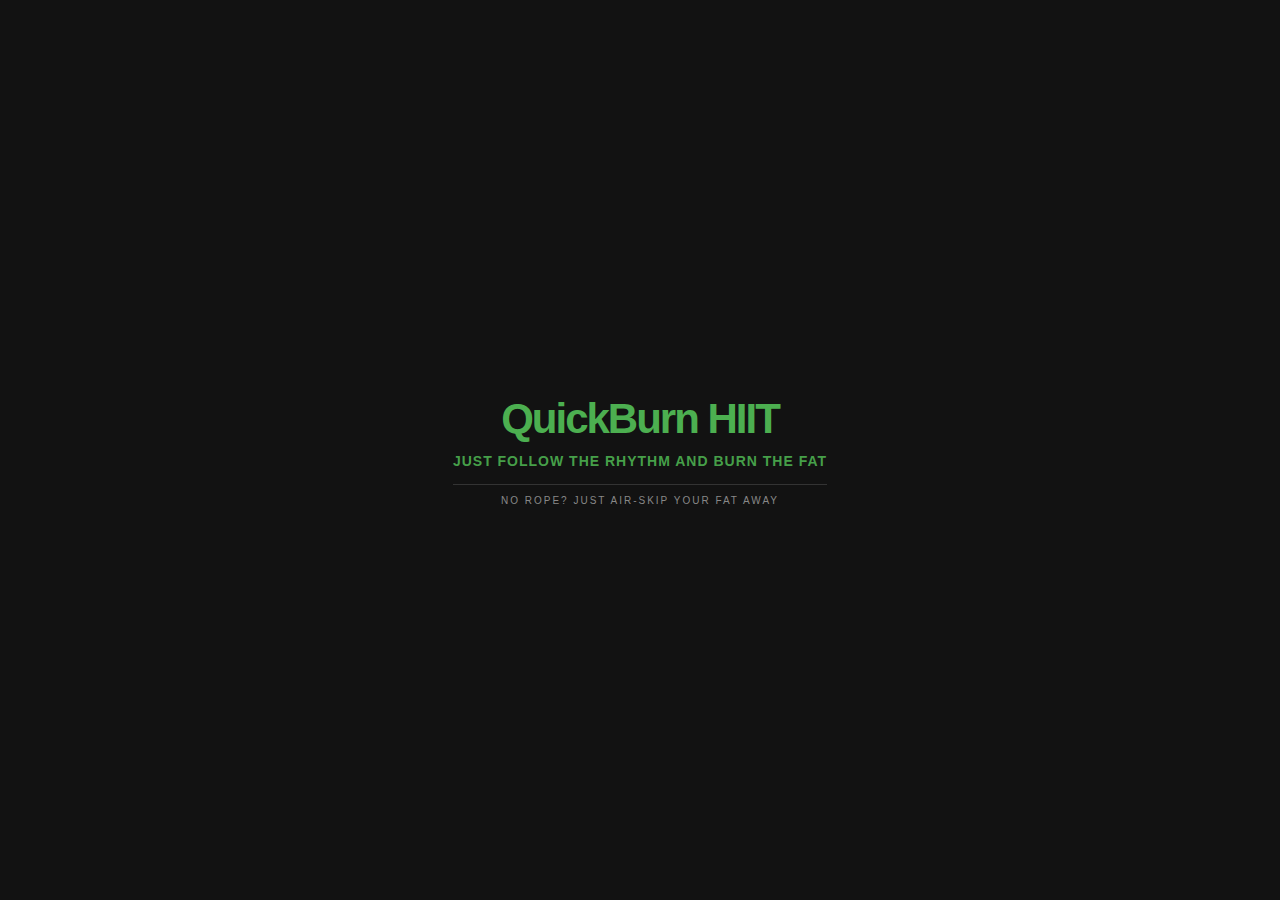
<file: Splash.html>
<!DOCTYPE html>
<html lang="en">
<head>
    <meta charset="UTF-8">
    <meta name="viewport" content="width=device-width, initial-scale=1.0, maximum-scale=1.0, user-scalable=no">
    <title>QuickBurn HIIT Loading...</title>
    <style>
        :root {
            --bg: #121212;
            --green: #4CAF50;
            --text-dim: #888888;
        }
        body {
            font-family: -apple-system, BlinkMacSystemFont, "Segoe UI", Roboto, sans-serif;
            background-color: var(--bg);
            margin: 0;
            display: flex;
            justify-content: center;
            align-items: center;
            height: 100vh;
            text-align: center;
            overflow: hidden;
        }
        .splash-logo {
            font-size: 42px;
            font-weight: 800;
            color: var(--green);
            letter-spacing: -2px;
            margin-bottom: 10px;
            animation: pulse 1.5s infinite;
        }
        .splash-pitch {
            color: var(--green);
            opacity: 0.9;
            font-weight: bold;
            letter-spacing: 1px;
            text-transform: uppercase;
            font-size: 14px;
            margin-bottom: 15px;
        }
        .air-skip-tag {
            color: var(--text-dim);
            font-size: 10px;
            letter-spacing: 2px;
            border-top: 1px solid #333;
            padding-top: 10px;
            text-transform: uppercase;
        }
        @keyframes pulse { 
            0% { transform: scale(1); } 
            50% { transform: scale(1.05); } 
            100% { transform: scale(1); } 
        }
    </style>
</head>
<body>
    <div>
        <div class="splash-logo" id="splash-name">QuickBurn HIIT</div>
        <div class="splash-pitch">Just follow the Rhythm and burn the fat</div>
        <div class="air-skip-tag">No rope? Just air-skip your fat away</div>
    </div>

    <script>
        // Set name dynamically if needed, then redirect
        const appName = "QuickBurn HIIT";
        document.getElementById('splash-name').innerText = appName;

        // Redirect to index.html after 2.5 seconds
        setTimeout(() => {
            window.location.href = "index.html";
        }, 2500);
    </script>
</body>
</html>
</file>
